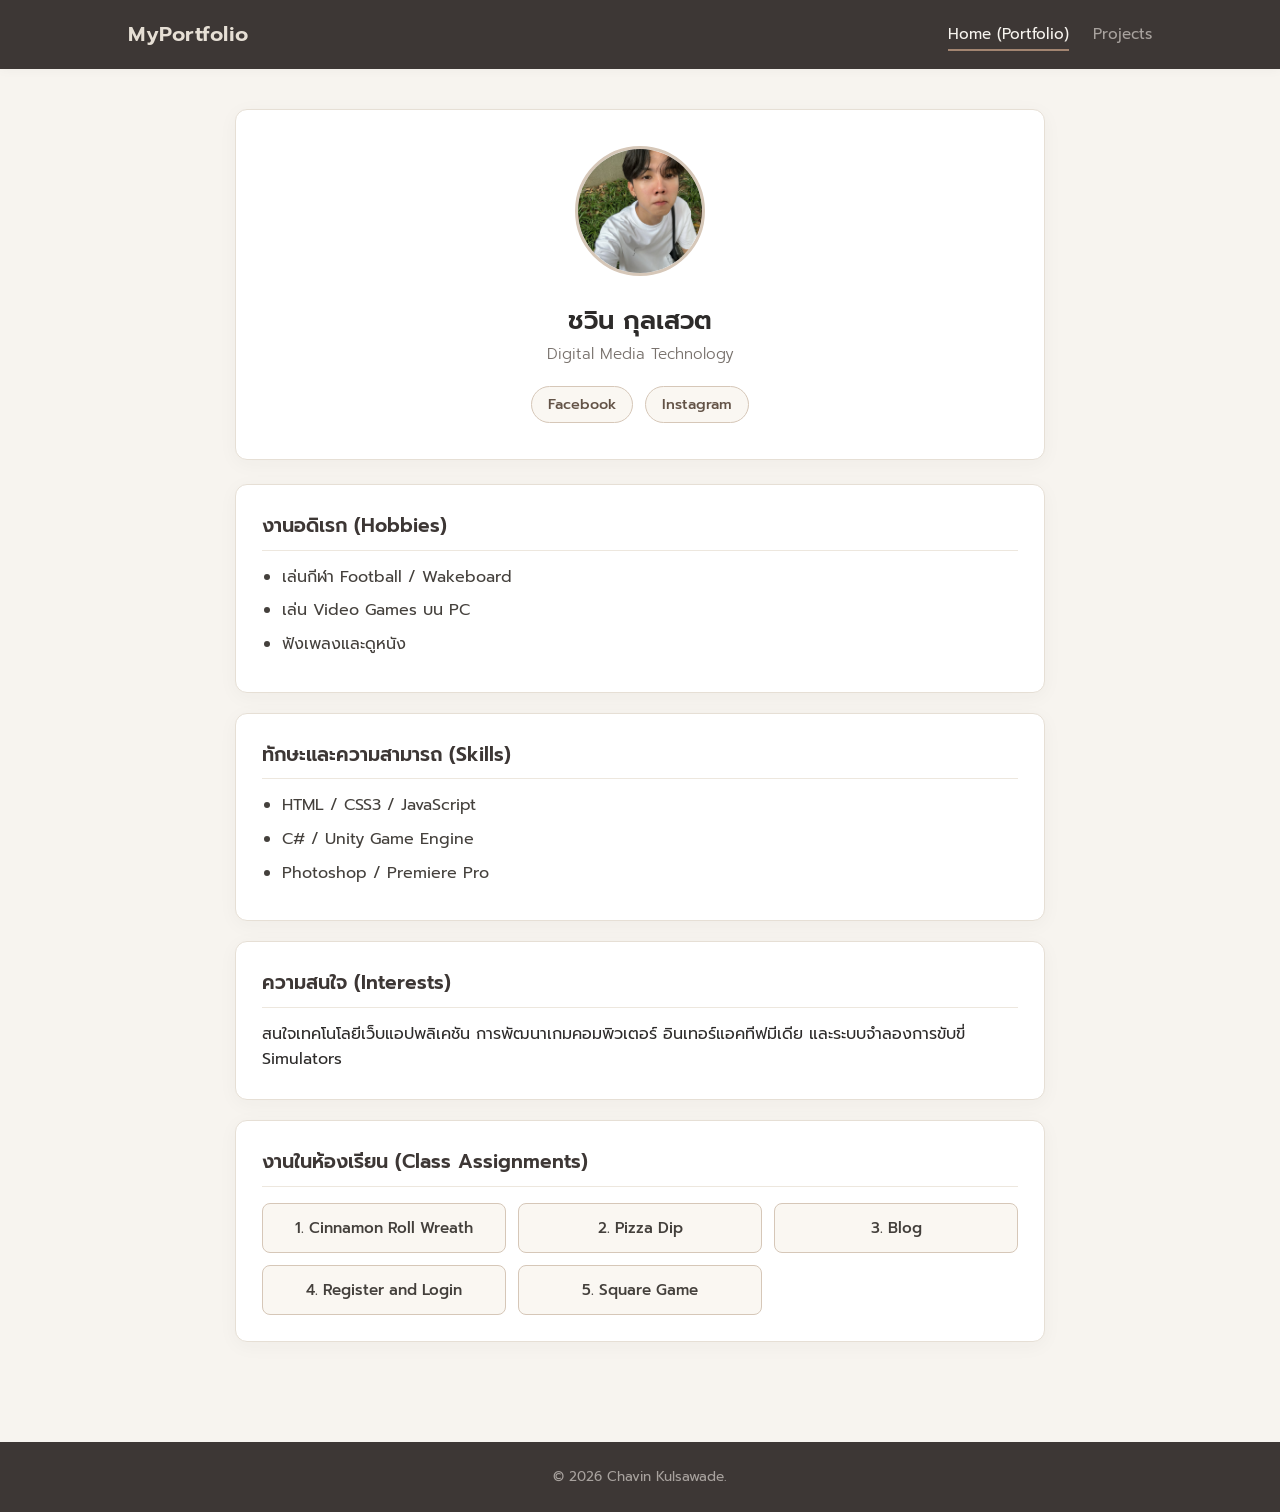
<file: index.html>
<!DOCTYPE html>
<html lang="th">
<head>
    <meta charset="UTF-8">
    <meta name="viewport" content="width=device-width, initial-scale=1.0">
    <title>My Portfolio - Chavin Kulsawade</title>
    <link rel="stylesheet" href="style.css">
</head>
<body>

    <nav class="navbar">
        <div class="logo">MyPortfolio</div>
        <ul class="nav-links">
            <li><a href="index.html" class="active">Home (Portfolio)</a></li>
            <li><a href="project.html">Projects</a></li>
        </ul>
    </nav>

    <div class="container">
        <section class="profile-card">
            <img src="profile.JPG" alt="Profile Picture" class="profile-img">
            <h1>ชวิน กุลเสวต</h1>
            <p class="subtitle">Digital Media Technology</p>
            
            <div class="social-links">
                <a href="https://www.facebook.com/chavin.kulsawade" target="_blank">Facebook</a>
                <a href="https://www.instagram.com/_cchxvin/" target="_blank">Instagram</a>
            </div>
        </section>

        <section class="info-section">
            <div class="card">
                <h2>งานอดิเรก (Hobbies)</h2>
                <ul>
                    <li>เล่นกีฬา Football / Wakeboard</li>
                    <li>เล่น Video Games บน PC</li>
                    <li>ฟังเพลงและดูหนัง</li>
                </ul>
            </div>

            <div class="card">
                <h2>ทักษะและความสามารถ (Skills)</h2>
                <ul>
                    <li>HTML / CSS3 / JavaScript</li>
                    <li>C# / Unity Game Engine</li>
                    <li>Photoshop / Premiere Pro</li>
                </ul>
            </div>

            <div class="card">
                <h2>ความสนใจ (Interests)</h2>
                <p>สนใจเทคโนโลยีเว็บแอปพลิเคชัน การพัฒนาเกมคอมพิวเตอร์ อินเทอร์แอคทีฟมีเดีย และระบบจำลองการขับขี่ Simulators</p>
            </div>
        </section>

        <section class="card assignments-section">
            <h2>งานในห้องเรียน (Class Assignments)</h2>
            <div class="assignment-grid">
                <a href="assignments/assignment3/assignment3/recipe.html" class="assignment-btn">1. Cinnamon Roll Wreath</a>
                <a href="assignments/assignment4/recipe.html" class="assignment-btn">2. Pizza Dip</a>
                <a href="assignments/assignment5/index.html" class="assignment-btn">3. Blog</a>
                <a href="assignments/assignment6/register.html" class="assignment-btn">4. Register and Login</a>
                <a href="assignments/assignment7/index.html" class="assignment-btn">5. Square Game</a>
            </div>
        </section>
    </div>

    <footer>
        <p>&copy; 2026 Chavin Kulsawade. </p>
    </footer>

    <script src="script.js"></script>
</body>
</html>
</file>
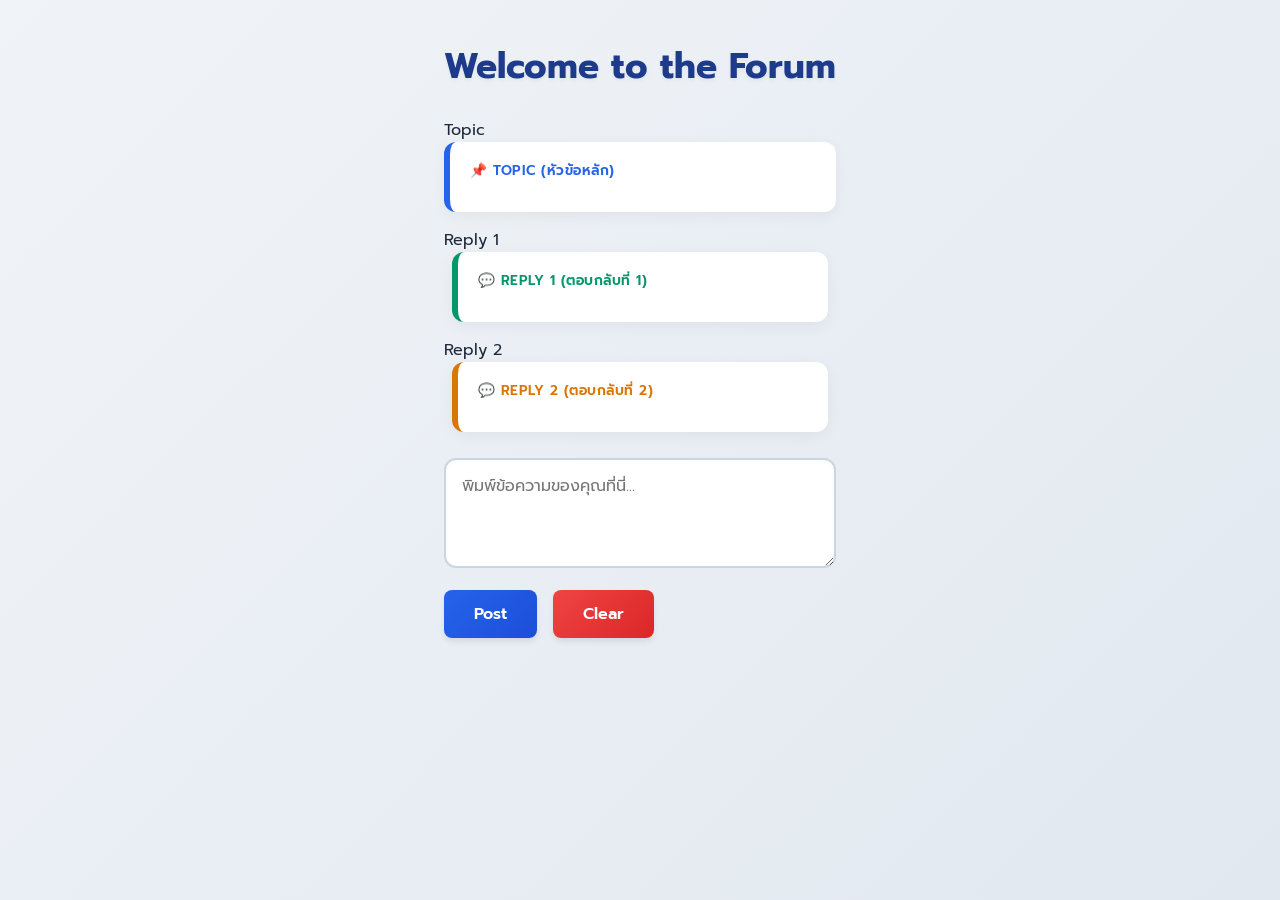
<file: assignments/assignment5/index.html>
<!DOCTYPE html>
<html>
<head>
    <meta charset='utf-8'>
    <meta http-equiv='X-UA-Compatible' content='IE=edge'>
    <title>Blogger</title>
    <meta name='viewport' content='width=device-width, initial-scale=1'>
    <link rel='stylesheet' type='text/css' media='screen' href='main.css'>
    <script src='main.js'></script>
</head>
<body>
    <div class="container">
        <h1 id="top"></h1>
        
        <div class="post-card topic-card">
            <span class="label">Topic</span>
            <div id="topic"></div>
        </div>
        
        <div class="post-card reply-card">
            <span class="label">Reply 1</span>
            <div id="reply1"></div>
        </div>
        
        <div class="post-card reply-card">
            <span class="label">Reply 2</span>
            <div id="reply2"></div>
        </div>
        
        <div class="form-group">
            <textarea name="message" id="message" placeholder="พิมพ์ข้อความของคุณที่นี่..."></textarea> 
            <div class="button-group">
                <button type="button" onclick="postFunction()">Post</button>
                <button type="button" class="btn-clear" onclick="clearFunction()">Clear</button>
            </div>
        </div>
    </div>
</body>
</html>
</file>
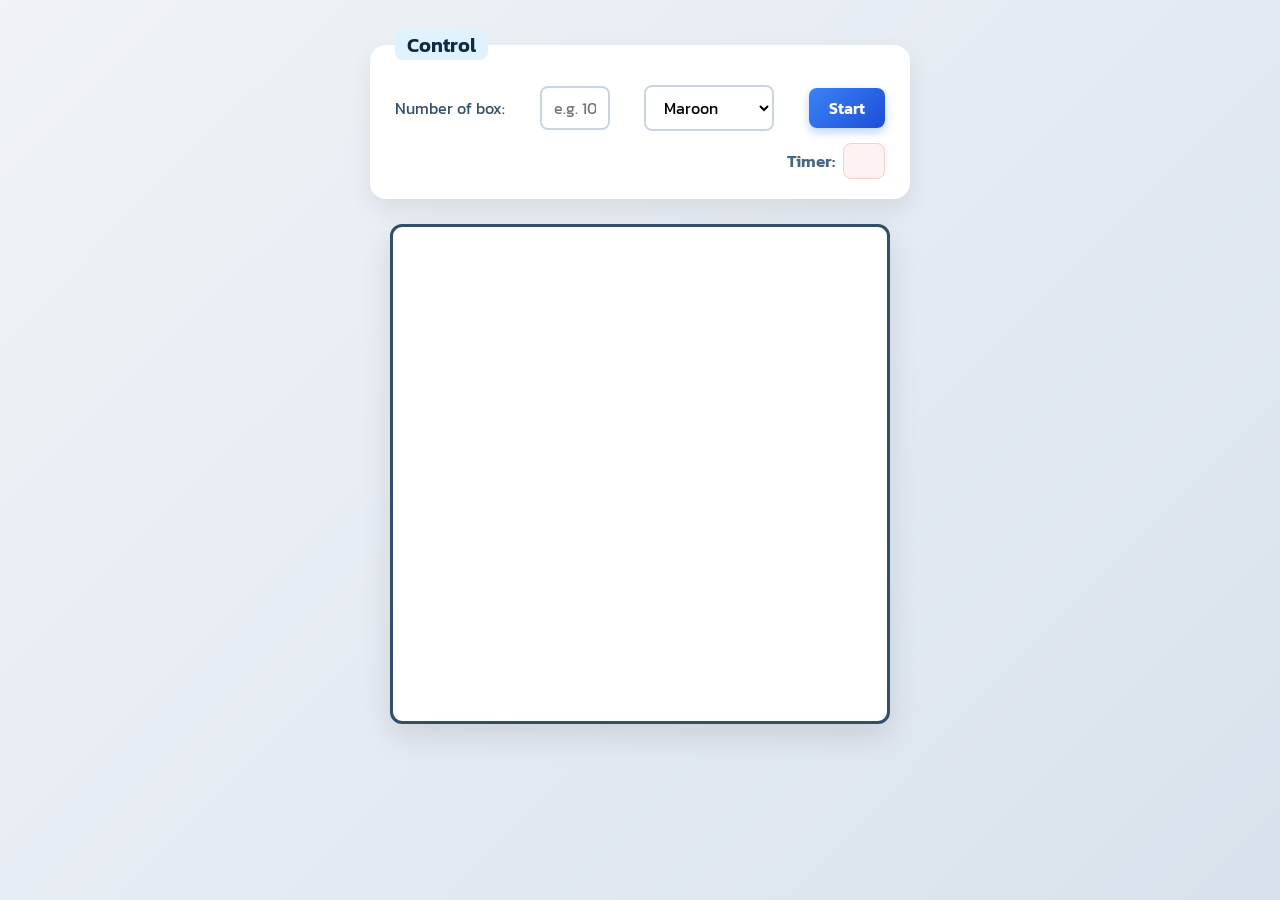
<file: assignments/assignment7/index.html>
<!DOCTYPE html>
<html lang="en">
	<head>
		<meta charset="UTF-8">
		<meta name="viewport" content="width=device-width, initial-scale=1.0">
		<title>Square game</title>
		<script type="text/javascript" src="game.js"></script>
		<link rel="stylesheet" type="text/css" href="game.css">
	</head>
	<body>
		<!-- these codes were adapted from https://courses.cs.washington.edu/courses/cse154/17sp/lecture/more-dom/code/squares.html  -->

		<fieldset>
			<legend>Control</legend>
			<label for="numbox">Number of box: </label>
			<input type="text" name="numbox" id="numbox" placeholder="e.g. 10">
			<select name="color" id="color">
				<option value="maroon">Maroon</option>
				<option value="lightgreen">Lightgreen</option>
				<option value="magenta">Magenta</option>
			</select>
			<button id="start">Start</button>
			<div id="timerClock"> Timer:
				<div id="clock"></div>
			</div>
		</fieldset>

		<div id="container">
			<div id="layer"></div>
		</div>
	
	</body>
</html>
</file>
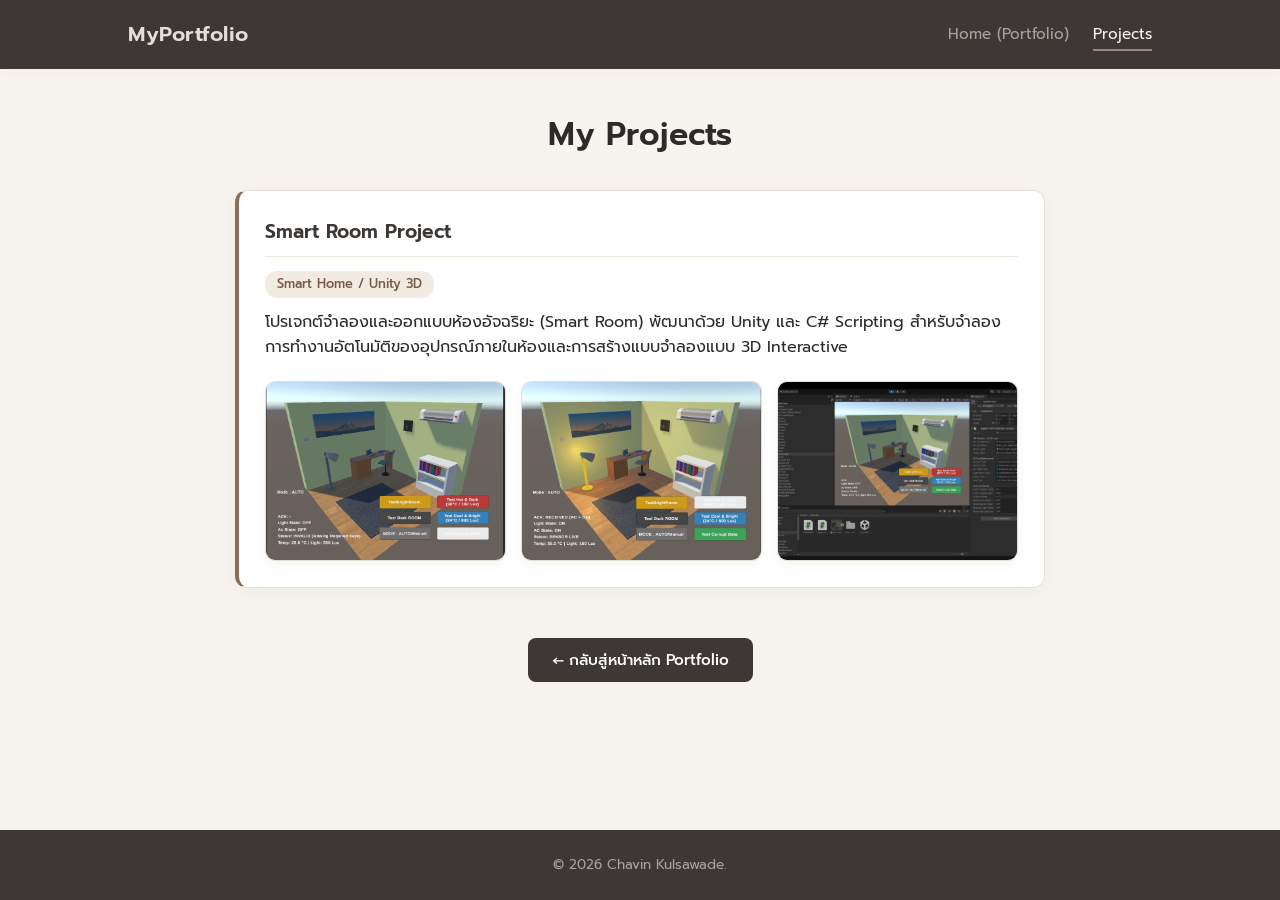
<file: project.html>
<!DOCTYPE html>
<html lang="th">
<head>
    <meta charset="UTF-8">
    <meta name="viewport" content="width=device-width, initial-scale=1.0">
    <title>Projects - Chavin Kulsawade</title>
    <link rel="stylesheet" href="style.css">
</head>
<body>

    <nav class="navbar">
        <div class="logo">MyPortfolio</div>
        <ul class="nav-links">
            <li><a href="index.html">Home (Portfolio)</a></li>
            <li><a href="project.html" class="active">Projects</a></li>
        </ul>
    </nav>

    <div class="container">
        <h1 class="page-title">My Projects</h1>

        <section class="project-grid">
            <div class="card project-card">
                <h2>Smart Room Project</h2>
                <span class="tag">Smart Home / Unity 3D</span>
                <p>โปรเจกต์จำลองและออกแบบห้องอัจฉริยะ (Smart Room) พัฒนาด้วย Unity และ C# Scripting สำหรับจำลองการทำงานอัตโนมัติของอุปกรณ์ภายในห้องและการสร้างแบบจำลองแบบ 3D Interactive</p>

                <div class="project-gallery">
                    <img src="Room1.png" alt="Smart Room View 1" onclick="openModal(this)">
                    <img src="Room2.png" alt="Smart Room View 2" onclick="openModal(this)">
                    <img src="Unity1.png" alt="Unity Development" onclick="openModal(this)">
                </div>
            </div>
        </section>

        <div style="text-align: center; margin-top: 30px;">
            <a href="index.html" class="back-btn">← กลับสู่หน้าหลัก Portfolio</a>
        </div>
    </div>

    <div id="imageModal" class="modal" onclick="closeModal()">
        <span class="close-btn" onclick="closeModal()">&times;</span>
        <img class="modal-content" id="imgFull" alt="Expanded View">
        <div id="caption"></div>
    </div>

    <footer>
        <p>&copy; 2026 Chavin Kulsawade.</p>
    </footer>

    <script src="script.js"></script>
</body>
</html>
</file>
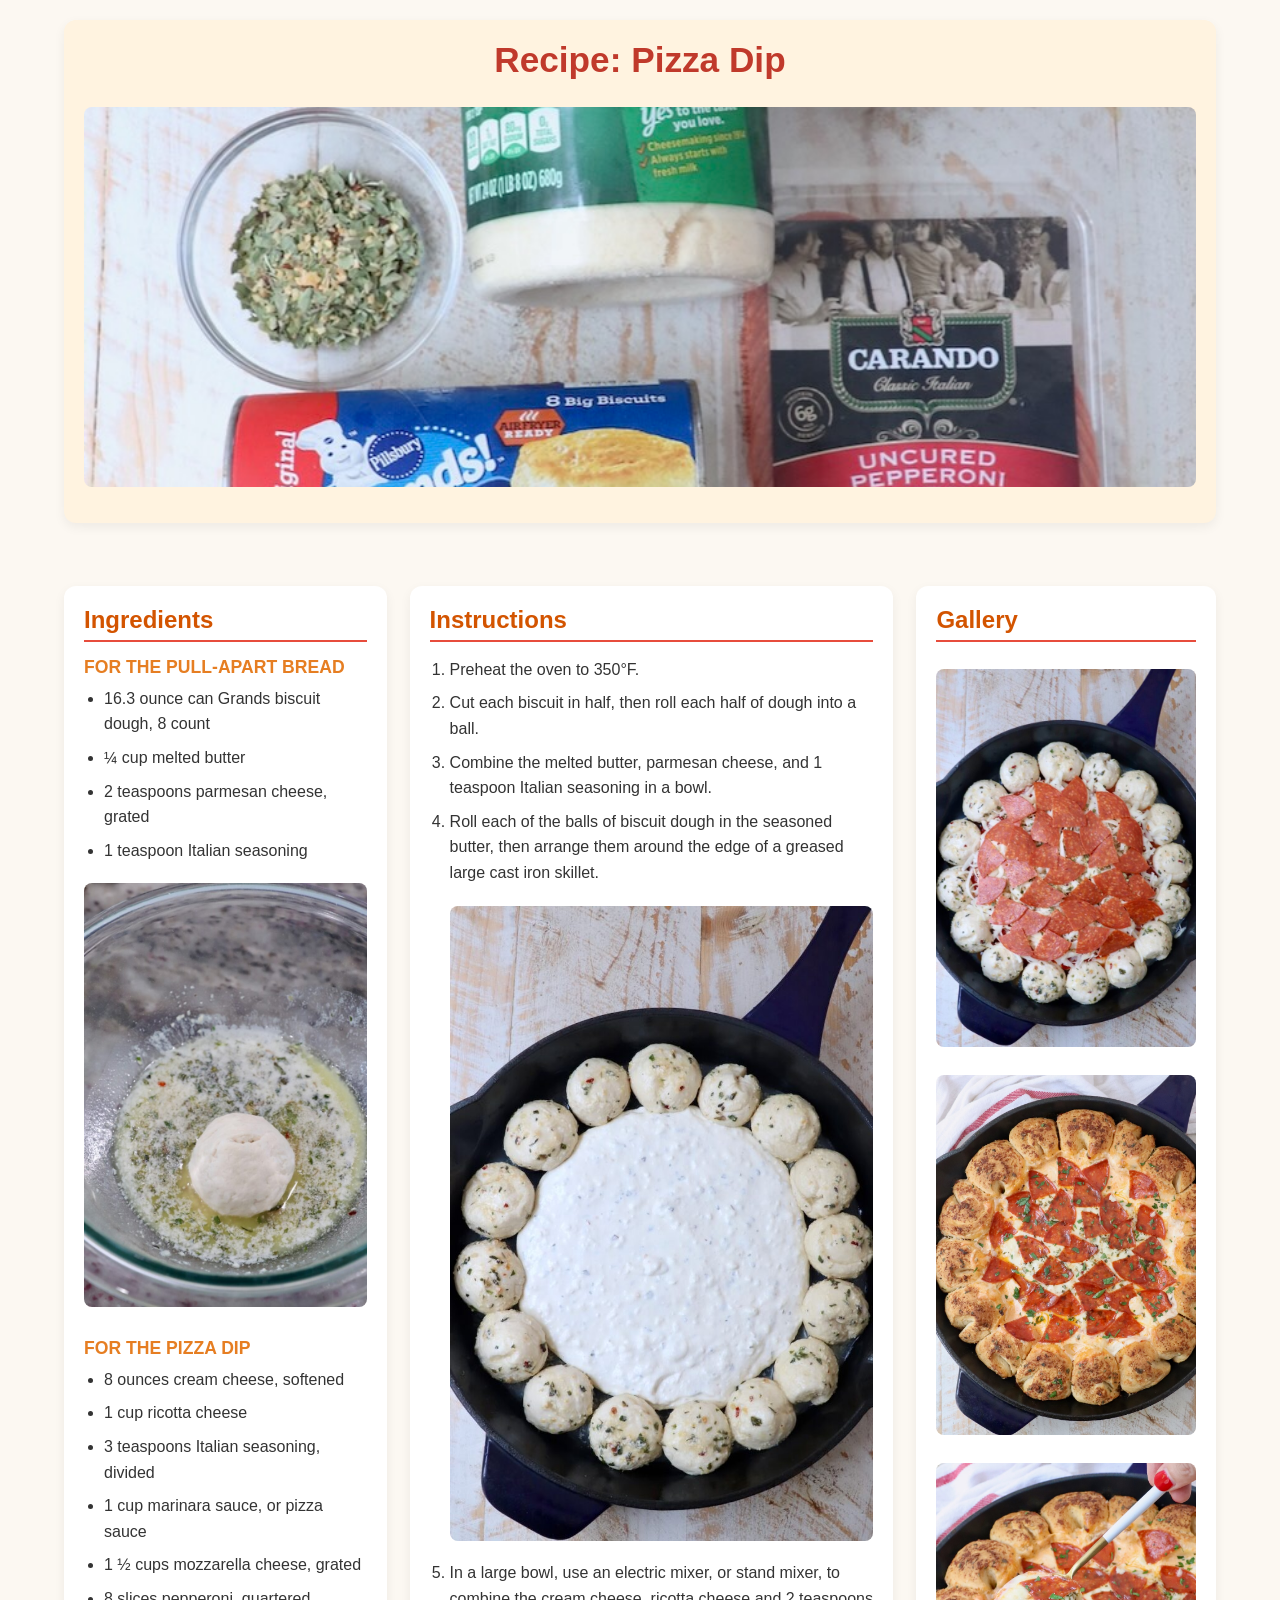
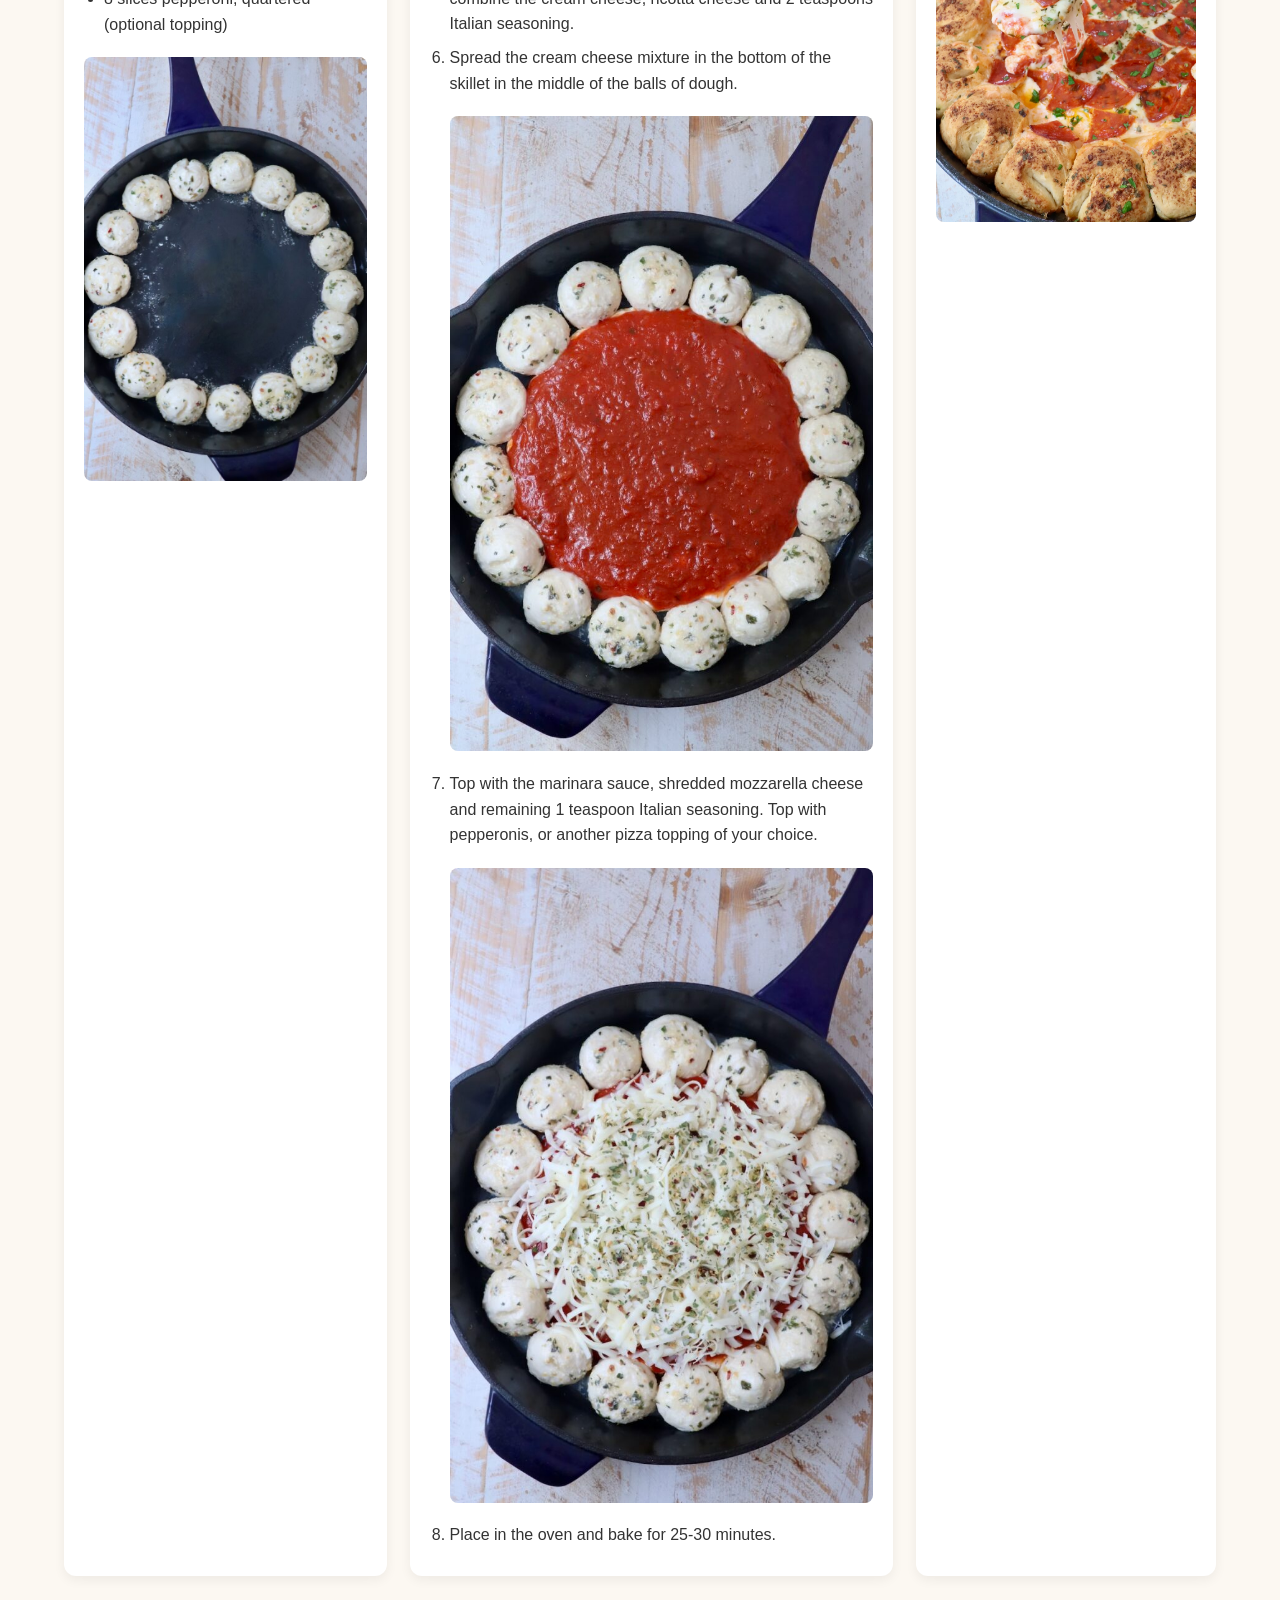
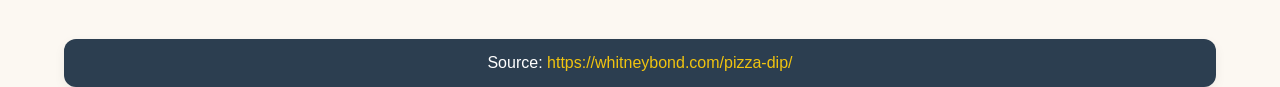
<file: assignments/assignment4/recipe.html>
<!DOCTYPE html>
<html lang="en">
<head>
    <meta charset='utf-8'>
    <meta http-equiv='X-UA-Compatible' content='IE=edge'>
    <title>Pizza Dip Recipe</title>
    <meta name='viewport' content='width=device-width, initial-scale=1'>
    <link rel='stylesheet' type='text/css' media='screen' href='main.css'>
</head>
<body>

    <div class="grid-container">
        <!-- 1. Header Section -->
        <div id="header">
            <h1>Recipe: Pizza Dip</h1>
            <img src="pic/pizza-dip-1.jpeg" alt="Pizza Dip Header" class="hero-img">
        </div>

        <!-- 2. Ingredients Section -->
        <div id="main1">
            <h2>Ingredients</h2>
            
            <h3>FOR THE PULL-APART BREAD</h3>
            <ul>
                <li>16.3 ounce can Grands biscuit dough, 8 count</li>
                <li>¼ cup melted butter</li>
                <li>2 teaspoons parmesan cheese, grated</li>
                <li>1 teaspoon Italian seasoning</li>
            </ul>
            <img src="pic/pizza-dip-2.jpeg" alt="Pull-Apart Bread Ingredients">

            <h3>FOR THE PIZZA DIP</h3>
            <ul>
                <li>8 ounces cream cheese, softened</li>
                <li>1 cup ricotta cheese</li>
                <li>3 teaspoons Italian seasoning, divided</li>
                <li>1 cup marinara sauce, or pizza sauce</li>
                <li>1 ½ cups mozzarella cheese, grated</li>
                <li>8 slices pepperoni, quartered (optional topping)</li>
            </ul>
            <img src="pic/pizza-dip-3.jpeg" alt="Pizza Dip Ingredients">
        </div>

        <!-- 3. Instructions Section -->
        <div id="main2">
            <h2>Instructions</h2>
            <ol>
                <li>Preheat the oven to 350°F.</li>
                <li>Cut each biscuit in half, then roll each half of dough into a ball.</li>
                <li>Combine the melted butter, parmesan cheese, and 1 teaspoon Italian seasoning in a bowl.</li>
                <li>Roll each of the balls of biscuit dough in the seasoned butter, then arrange them around the edge of a greased large cast iron skillet.</li>
                <img src="pic/pizza-dip-4.jpeg" alt="Step 4 - Dough setup">
                
                <li>In a large bowl, use an electric mixer, or stand mixer, to combine the cream cheese, ricotta cheese and 2 teaspoons Italian seasoning.</li>
                <li>Spread the cream cheese mixture in the bottom of the skillet in the middle of the balls of dough.</li>
                <img src="pic/pizza-dip-5.jpeg" alt="Step 6 - Mixing & Spreading">
                
                <li>Top with the marinara sauce, shredded mozzarella cheese and remaining 1 teaspoon Italian seasoning. Top with pepperonis, or another pizza topping of your choice.</li>
                <img src="pic/pizza-dip-6.jpeg" alt="Step 7 - Adding toppings">
                
                <li>Place in the oven and bake for 25-30 minutes.</li>
            </ol>
        </div>

        <!-- 4. Right Sidebar / Gallery Section -->
        <div id="right">
            <h2>Gallery</h2>
            <img src="pic/pizza-dip-7.jpeg" alt="Pizza Dip Photo 7">
            <img src="pic/pizza-dip-8.jpeg" alt="Pizza Dip Photo 8">
            <img src="pic/pizza-dip-9.jpeg" alt="Pizza Dip Photo 9">
        </div>

        <!-- 5. Footer Section -->
        <div id="footer">
            <p>Source: <a href="https://whitneybond.com/pizza-dip/" target="_blank">https://whitneybond.com/pizza-dip/</a></p>
        </div>
    </div>

</body>
</html>
</file>
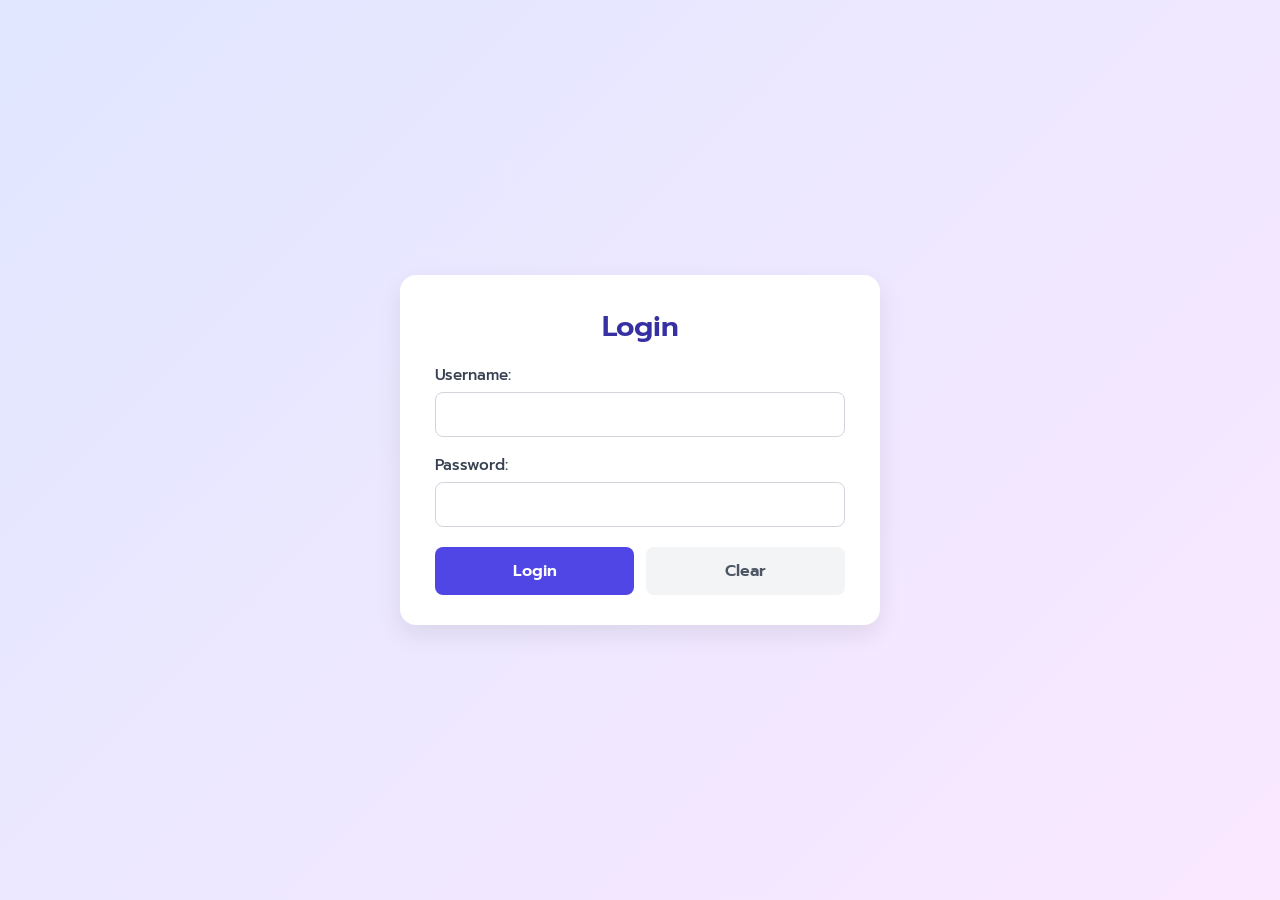
<file: assignments/assignment6/login.html>
<!DOCTYPE html>
<html>
	<head>
		<meta charset="UTF-8">
		<title>Login</title>
		<link rel="stylesheet" type="text/css" href="style.css">
		<script type="text/javascript" src="login.js"></script>
	</head>
	<body>
		<form name="myLogin" id="myLogin">
			<fieldset>
				<legend>Login</legend>

				<div class="form-group">
					<label>Username:</label>
					<input type="text" name="username" id="username" required>
				</div>

				<div class="form-group">
					<label>Password:</label>
					<input type="password" name="password" required>
				</div>

				<div class="btn-group">
					<input type="submit" value="Login" id="loginBtn">
					<input type="reset" value="Clear" id="clearBtn">
				</div>
			</fieldset>
		</form>
	</body>
</html>
</file>
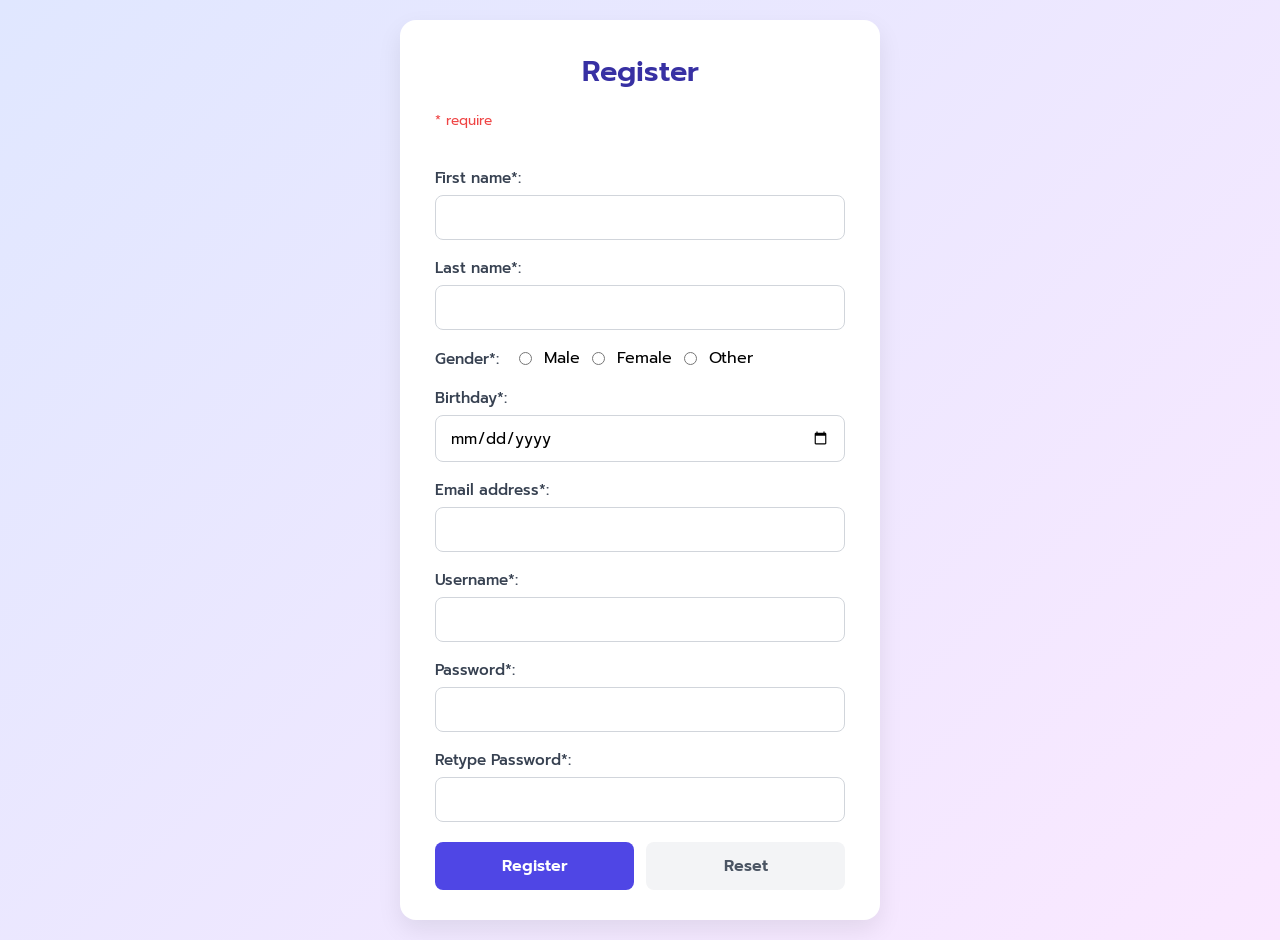
<file: assignments/assignment6/register.html>
<!DOCTYPE html>
<html>
	<head>
		<meta charset="UTF-8">
		<title>Register</title>
		<link rel="stylesheet" type="text/css" href="style.css">
		<script type="text/javascript" src="register.js"></script>
	</head>
	<body>
		<form name="myRegister" id="myRegister" action="login.html">
			<fieldset>
				<legend>Register</legend>
				<span class="require-label">* require</span> <br>
				<span id="errormsg"></span> <br>
				
				<div class="form-group">
					<label>First name*:</label>
					<input type="text" name="firstname" required>
				</div>

				<div class="form-group">
					<label>Last name*:</label>
					<input type="text" name="lastname" required>
				</div>

				<div class="form-group radio-group">
					<label>Gender*:</label>
					<input type="radio" name="gender" value="male">Male
					<input type="radio" name="gender" value="female">Female
					<input type="radio" name="gender" value="other">Other
				</div>

				<div class="form-group">
					<label>Birthday*:</label>
					<input type="date" name="bday" required>
				</div>

				<div class="form-group">
					<label>Email address*:</label>
					<input type="email" name="email" required>
				</div>

				<div class="form-group">
					<label>Username*:</label>
					<input type="text" name="username" required>
				</div>

				<div class="form-group">
					<label>Password*:</label>
					<input type="password" name="password" required>
				</div>

				<div class="form-group">
					<label>Retype Password*:</label>
					<input type="password" name="password" required>
				</div>

				<div class="btn-group">
					<input type="submit" value="Register" id="registerBtn">
					<input type="reset" value="Reset" id="resetBtn">
				</div>
			</fieldset>
		</form>
	</body>
</html>
</file>
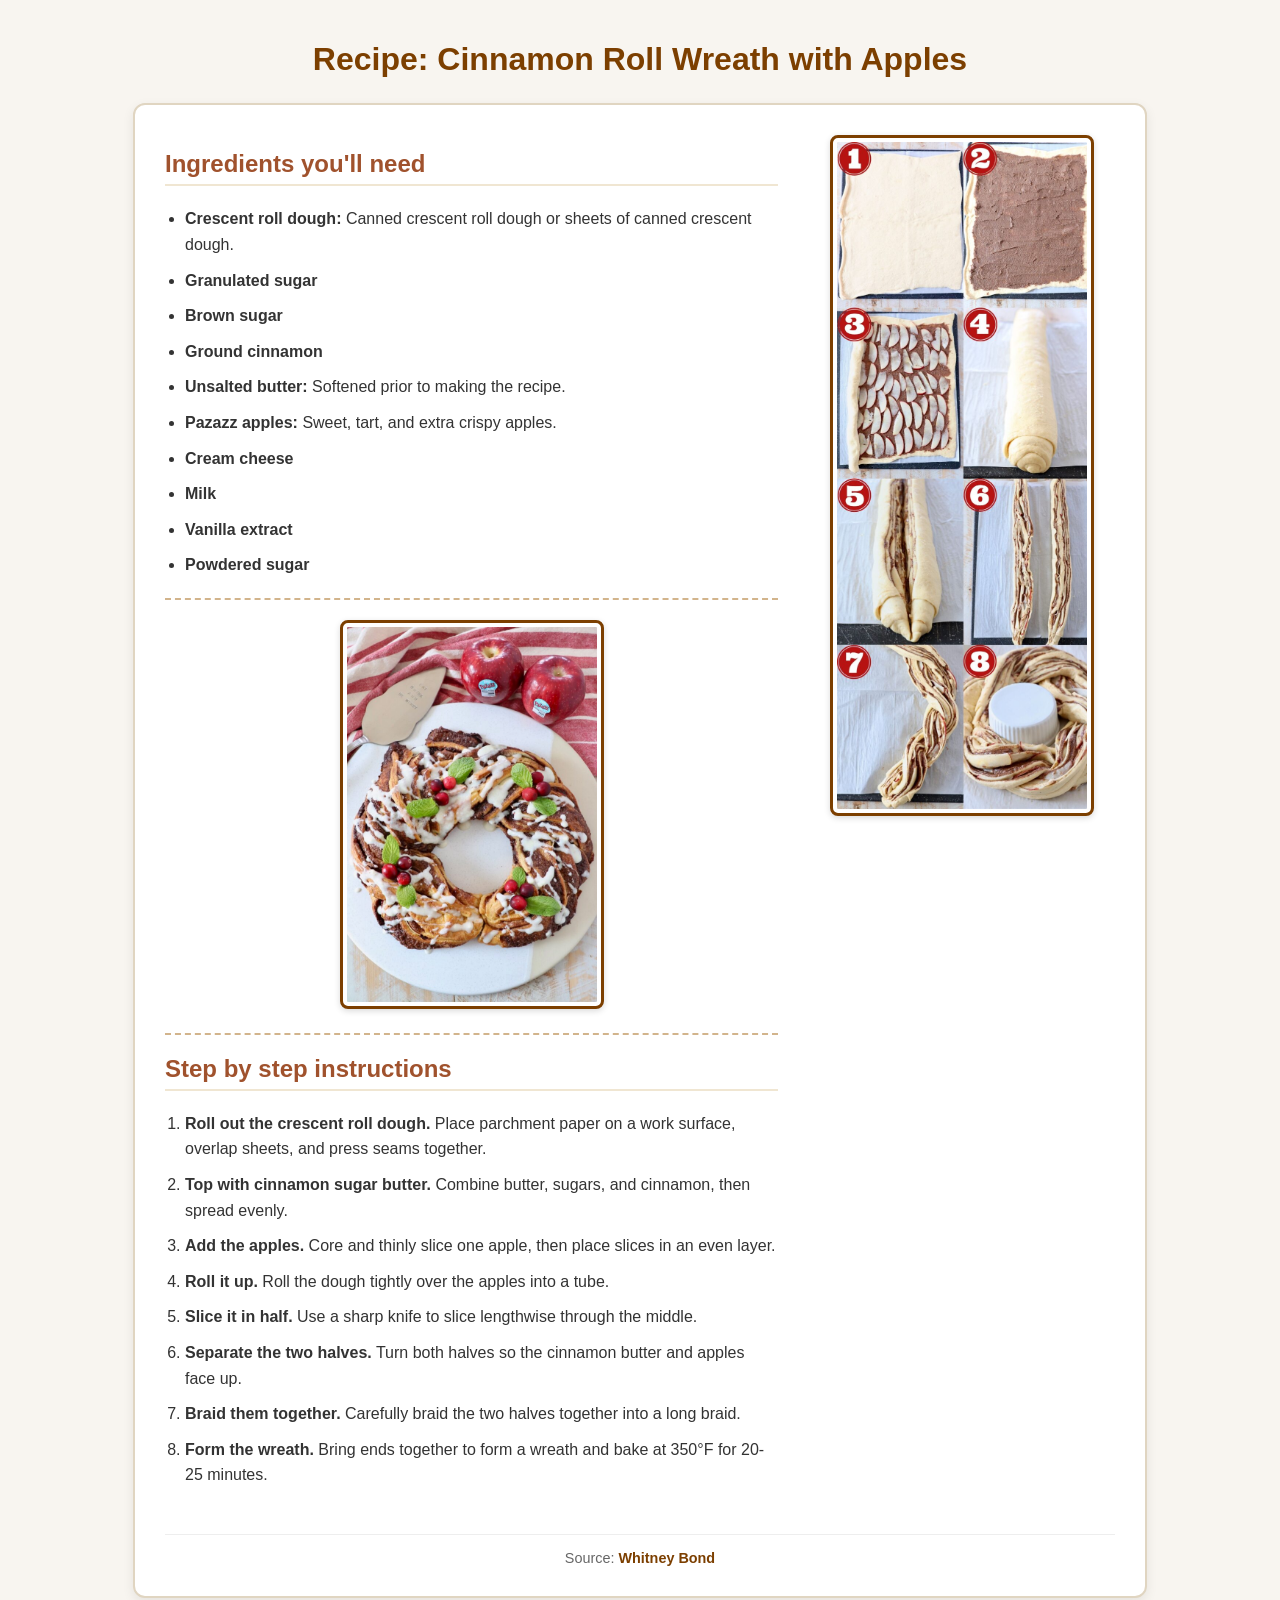
<file: assignments/assignment3/assignment3/recipe.html>
<!DOCTYPE html>
<html lang="en">
<head>
    <meta charset='utf-8'>
    <meta http-equiv='X-UA-Compatible' content='IE=edge'>
    <title>Cinnamon Roll Wreath with Apples</title>
    <meta name='viewport' content='width=device-width, initial-scale=1'>
    <link rel="stylesheet" href="style.css">
</head>
<body>

    <header class="header">
        <h1>Recipe: Cinnamon Roll Wreath with Apples</h1>
    </header>
  
    <div class="recipe-container">
        
       
        <div class="flex-layout">
            
           
            <div class="content-column">
                
                <h2>Ingredients you'll need</h2>
                <ul>
                    <li><strong>Crescent roll dough:</strong> Canned crescent roll dough or sheets of canned crescent dough.</li>
                    <li><strong>Granulated sugar</strong></li>
                    <li><strong>Brown sugar</strong></li>
                    <li><strong>Ground cinnamon</strong></li>
                    <li><strong>Unsalted butter:</strong> Softened prior to making the recipe.</li>
                    <li><strong>Pazazz apples:</strong> Sweet, tart, and extra crispy apples.</li>
                    <li><strong>Cream cheese</strong></li>
                    <li><strong>Milk</strong></li>
                    <li><strong>Vanilla extract</strong></li>
                    <li><strong>Powdered sugar</strong></li>
                </ul>

                <hr class="divider">       
                
                <div class="img-wrapper">
                    <img src="pic/cinnamon-5.jpeg" alt="Preparation Step" class="recipe-img" width="250">
                </div>
                
                <hr class="divider">

                <h2>Step by step instructions</h2>
                <ol>
                    <li><strong>Roll out the crescent roll dough.</strong> Place parchment paper on a work surface, overlap sheets, and press seams together.</li>
                    <li><strong>Top with cinnamon sugar butter.</strong> Combine butter, sugars, and cinnamon, then spread evenly.</li>
                    <li><strong>Add the apples.</strong> Core and thinly slice one apple, then place slices in an even layer.</li>
                    <li><strong>Roll it up.</strong> Roll the dough tightly over the apples into a tube.</li>
                    <li><strong>Slice it in half.</strong> Use a sharp knife to slice lengthwise through the middle.</li>
                    <li><strong>Separate the two halves.</strong> Turn both halves so the cinnamon butter and apples face up.</li>
                    <li><strong>Braid them together.</strong> Carefully braid the two halves together into a long braid.</li>
                    <li><strong>Form the wreath.</strong> Bring ends together to form a wreath and bake at 350°F for 20-25 minutes.</li>
                </ol>

            </div>

            
            <div class="image-column">
                <img src="pic/cinnamon-2.jpeg" alt="Cinnamon Roll Wreath Finished" class="recipe-img" width="250">
            </div>

        </div>
        
        <footer class="source-link">
            Source: <a href="https://whitneybond.com/cinnamon-roll-wreath/" target="_blank" >Whitney Bond</a>
        </footer>

    </div>

</body>
</html>
</file>
<file: style.css>
@import url('https://fonts.googleapis.com/css2?family=Prompt:wght@300;400;500;600&display=swap');

* {
    box-sizing: border-box;
    margin: 0;
    padding: 0;
    font-family: 'Prompt', sans-serif;
}

body {
    background-color: #f7f4ef;
    color: #2d2b2a;
    line-height: 1.6;
    display: flex;
    flex-direction: column;
    min-height: 100vh;
}

.navbar {
    background-color: #3d3735;
    color: #f7f4ef;
    display: flex;
    justify-content: space-between;
    align-items: center;
    padding: 18px 10%;
    box-shadow: 0 2px 10px rgba(0, 0, 0, 0.03);
}

.logo {
    font-size: 1.3rem;
    font-weight: 600;
    color: #e6dfd5;
    letter-spacing: 0.5px;
}

.nav-links {
    list-style: none;
    display: flex;
    gap: 24px;
}

.nav-links a {
    color: #a8a29e;
    text-decoration: none;
    font-weight: 400;
    font-size: 0.95rem;
    transition: color 0.2s ease;
}

.nav-links a:hover,
.nav-links a.active {
    color: #f7f4ef;
    border-bottom: 2px solid #a38571;
    padding-bottom: 4px;
}

.container {
    max-width: 850px;
    margin: 40px auto;
    padding: 0 20px;
    flex: 1;
}

.page-title {
    text-align: center;
    margin-bottom: 30px;
    color: #2d2b2a;
    font-weight: 600;
}

.profile-card {
    background: #ffffff;
    padding: 36px 30px;
    border-radius: 12px;
    text-align: center;
    box-shadow: 0 4px 20px rgba(61, 55, 53, 0.04);
    border: 1px solid #e6dfd5;
    margin-bottom: 24px;
}

.profile-img {
    width: 130px;
    height: 130px;
    border-radius: 50%;
    object-fit: cover;
    margin-bottom: 16px;
    border: 3px solid #d6c7b8;
}

.profile-card h1 {
    font-size: 1.6rem;
    font-weight: 600;
    color: #2d2b2a;
}

.subtitle {
    color: #78716c;
    font-size: 0.95rem;
    margin-bottom: 20px;
    font-weight: 300;
}

.social-links {
    display: flex;
    justify-content: center;
    gap: 12px;
}

.social-links a {
    color: #635347;
    text-decoration: none;
    font-weight: 500;
    font-size: 0.9rem;
    padding: 6px 16px;
    border: 1px solid #d6c7b8;
    border-radius: 20px;
    background-color: #faf7f2;
    transition: all 0.2s ease;
}

.social-links a:hover {
    background-color: #635347;
    color: #ffffff;
    border-color: #635347;
}

.card {
    background: #ffffff;
    padding: 26px;
    border-radius: 12px;
    margin-bottom: 20px;
    box-shadow: 0 4px 20px rgba(61, 55, 53, 0.04);
    border: 1px solid #e6dfd5;
}

.card h2 {
    color: #3d3735;
    font-size: 1.2rem;
    font-weight: 600;
    margin-bottom: 14px;
    border-bottom: 1px solid #ede7de;
    padding-bottom: 8px;
}

.card ul {
    padding-left: 20px;
    color: #44403c;
}

.card li {
    margin-bottom: 8px;
}

.assignment-grid {
    display: grid;
    grid-template-columns: repeat(auto-fit, minmax(200px, 1fr));
    gap: 12px;
    margin-top: 16px;
}

.assignment-btn {
    background-color: #faf7f2;
    border: 1px solid #d6c7b8;
    color: #44403c;
    text-decoration: none;
    padding: 12px 16px;
    border-radius: 8px;
    text-align: center;
    font-weight: 500;
    font-size: 0.95rem;
    transition: all 0.2s ease;
}

.assignment-btn:hover {
    background-color: #8c6d58;
    color: #ffffff;
    border-color: #8c6d58;
}

.project-grid {
    display: grid;
    gap: 20px;
}

.project-card {
    border-left: 4px solid #8c6d58;
}

.tag {
    display: inline-block;
    background-color: #f2ebe1;
    color: #785a46;
    font-size: 0.8rem;
    font-weight: 500;
    padding: 3px 12px;
    border-radius: 12px;
    margin-bottom: 12px;
}

.back-btn {
    display: inline-block;
    background-color: #3d3735;
    color: #ffffff;
    text-decoration: none;
    padding: 10px 24px;
    border-radius: 8px;
    font-weight: 500;
    font-size: 0.95rem;
    transition: background-color 0.2s ease;
}

.back-btn:hover {
    background-color: #2b2625;
}

footer {
    text-align: center;
    padding: 24px;
    background-color: #3d3735;
    color: #a8a29e;
    font-size: 0.85rem;
    margin-top: 40px;
}

.project-gallery {
    display: grid;
    grid-template-columns: repeat(auto-fit, minmax(220px, 1fr));
    gap: 15px;
    margin-top: 20px;
}

.project-gallery img {
    width: 100%;
    height: 180px;
    object-fit: cover;
    border-radius: 10px;
    border: 1px solid #e6dfd5;
    box-shadow: 0 4px 10px rgba(61, 55, 53, 0.05);
    cursor: pointer;
    transition: transform 0.2s ease, box-shadow 0.2s ease;
}

.project-gallery img:hover {
    transform: translateY(-3px);
    box-shadow: 0 8px 16px rgba(61, 55, 53, 0.1);
}

.modal {
    display: none;
    position: fixed;
    z-index: 1000;
    left: 0;
    top: 0;
    width: 100%;
    height: 100%;
    background-color: rgba(45, 43, 42, 0.88);
    justify-content: center;
    align-items: center;
    flex-direction: column;
    padding: 20px;
}

.modal-content {
    max-width: 90%;
    max-height: 80vh;
    border-radius: 10px;
    box-shadow: 0 10px 30px rgba(0, 0, 0, 0.4);
    border: 2px solid #e6dfd5;
    animation: zoomIn 0.25s ease-in-out;
}

#caption {
    margin-top: 14px;
    color: #f7f4ef;
    font-size: 1rem;
    font-weight: 400;
    text-align: center;
}

.close-btn {
    position: absolute;
    top: 20px;
    right: 35px;
    color: #f7f4ef;
    font-size: 38px;
    font-weight: 600;
    cursor: pointer;
    transition: color 0.2s ease;
}

.close-btn:hover {
    color: #d6c7b8;
}

@keyframes zoomIn {
    from { transform: scale(0.85); opacity: 0; }
    to { transform: scale(1); opacity: 1; }
}
</file>
<file: assignments/assignment5/main.css>
@import url('https://fonts.googleapis.com/css2?family=Prompt:wght@300;400;500;600;700&display=swap');


* {
    box-sizing: border-box;
    margin: 0;
    padding: 0;
    font-family: 'Prompt', 'Segoe UI', Tahoma, sans-serif;
}


body {
    background: linear-gradient(135deg, #f0f4f8 0%, #e2e8f0 100%);
    color: #1e293b;
    min-height: 100vh;
    padding: 40px 20px;
    display: flex;
    flex-direction: column;
    align-items: center;
}


#top {
    text-align: center;
    color: #1e3a8a;
    font-size: 2.2rem;
    font-weight: 700;
    margin-bottom: 25px;
    text-shadow: 0 2px 4px rgba(0, 0, 0, 0.05);
}


hr {
    display: none;
}


#topic, #reply1, #reply2 {
    width: 100%;
    max-width: 600px;
    background-color: #ffffff;
    border-radius: 12px;
    padding: 18px 20px;
    margin-bottom: 16px;
    box-shadow: 0 4px 15px rgba(0, 0, 0, 0.05);
    min-height: 70px;
    transition: all 0.3s ease;
    word-wrap: break-word;
    font-size: 1rem;
    line-height: 1.6;
    color: #334155;
    position: relative;
}


#topic:hover, #reply1:hover, #reply2:hover {
    transform: translateY(-2px);
    box-shadow: 0 6px 20px rgba(0, 0, 0, 0.08);
}


#topic {
    border-left: 6px solid #2563eb;
}
#topic::before {
    content: "📌 Topic (หัวข้อหลัก)";
    display: block;
    font-size: 0.85rem;
    font-weight: 600;
    color: #2563eb;
    margin-bottom: 8px;
    text-transform: uppercase;
    letter-spacing: 0.5px;
}


#reply1 {
    border-left: 6px solid #059669;
    width: 96%;
    margin-left: auto;
    margin-right: auto;
}
#reply1::before {
    content: "💬 Reply 1 (ตอบกลับที่ 1)";
    display: block;
    font-size: 0.85rem;
    font-weight: 600;
    color: #059669;
    margin-bottom: 8px;
    text-transform: uppercase;
    letter-spacing: 0.5px;
}


#reply2 {
    border-left: 6px solid #d97706;
    width: 96%;
    margin-left: auto;
    margin-right: auto;
}
#reply2::before {
    content: "💬 Reply 2 (ตอบกลับที่ 2)";
    display: block;
    font-size: 0.85rem;
    font-weight: 600;
    color: #d97706;
    margin-bottom: 8px;
    text-transform: uppercase;
    letter-spacing: 0.5px;
}

textarea#message {
    width: 100%;
    max-width: 600px;
    height: 110px;
    padding: 14px 16px;
    border: 2px solid #cbd5e1;
    border-radius: 12px;
    font-size: 1rem;
    color: #1e293b;
    background-color: #ffffff;
    resize: vertical;
    outline: none;
    margin-top: 10px;
    margin-bottom: 15px;
    box-shadow: inset 0 2px 4px rgba(0, 0, 0, 0.02);
    transition: border-color 0.2s ease, box-shadow 0.2s ease;
}


textarea#message:focus {
    border-color: #2563eb;
    box-shadow: 0 0 0 4px rgba(37, 99, 235, 0.15);
}


button {
    padding: 12px 30px;
    font-size: 1rem;
    font-weight: 600;
    border: none;
    border-radius: 8px;
    cursor: pointer;
    transition: all 0.2s ease;
    margin-right: 10px;
    margin-bottom: 10px;
    box-shadow: 0 4px 6px -1px rgba(0, 0, 0, 0.1);
}


button:nth-of-type(1) {
    background: linear-gradient(135deg, #2563eb 0%, #1d4ed8 100%);
    color: #ffffff;
}

button:nth-of-type(1):hover {
    background: linear-gradient(135deg, #1d4ed8 0%, #1e40af 100%);
    transform: translateY(-2px);
    box-shadow: 0 6px 12px -2px rgba(37, 99, 235, 0.3);
}

button:nth-of-type(1):active {
    transform: translateY(0);
}


button:nth-of-type(2) {
    background: linear-gradient(135deg, #ef4444 0%, #dc2626 100%);
    color: #ffffff;
}

button:nth-of-type(2):hover {
    background: linear-gradient(135deg, #dc2626 0%, #b91c1c 100%);
    transform: translateY(-2px);
    box-shadow: 0 6px 12px -2px rgba(239, 68, 68, 0.3);
}

button:nth-of-type(2):active {
    transform: translateY(0);
}

/* Responsive สำหรับหน้าจอมือถือ */
@media (max-width: 480px) {
    body {
        padding: 20px 12px;
    }
    
    #top {
        font-size: 1.75rem;
    }
    
    #reply1, #reply2 {
        width: 100%;
    }
    
    button {
        width: 100%;
        margin-right: 0;
    }
}
</file>
<file: assignments/assignment7/game.css>
/* =============================================================================
   MDT312 Assignment 7: Square Game Styling
   ตกแต่งให้สวยงาม สะอาดตา และ User-Friendly ตามเกณฑ์การให้คะแนน
   ============================================================================= */

@import url('https://fonts.googleapis.com/css2?family=Kanit:wght@300;400;600&display=swap');

* {
    box-sizing: border-box;
    margin: 0;
    padding: 0;
}

body {
    font-family: 'Kanit', sans-serif;
    background: linear-gradient(135deg, #f0f4f8 0%, #d9e2ec 100%);
    min-height: 100vh;
    padding: 30px 15px;
    color: #334e68;
    display: flex;
    flex-direction: column;
    align-items: center;
}

/* Control Panel */
fieldset {
    width: 100%;
    max-width: 540px;
    background: #ffffff;
    border: none;
    border-radius: 16px;
    box-shadow: 0 10px 25px rgba(0, 0, 0, 0.08);
    padding: 20px 25px;
    display: flex;
    flex-wrap: wrap;
    align-items: center;
    justify-content: space-between;
    gap: 12px;
}

legend {
    font-weight: 600;
    font-size: 1.25rem;
    color: #102a43;
    padding: 0 12px;
    background: #e0f2fe;
    border-radius: 8px;
    margin-bottom: 5px;
}

input[type="text"] {
    width: 70px;
    padding: 8px 12px;
    border: 2px solid #cbd5e1;
    border-radius: 8px;
    font-size: 1rem;
    font-family: inherit;
    text-align: center;
    outline: none;
    transition: border-color 0.2s;
}

input[type="text"]:focus {
    border-color: #3b82f6;
}

select {
    padding: 8px 14px;
    border: 2px solid #cbd5e1;
    border-radius: 8px;
    font-size: 1rem;
    font-family: inherit;
    background-color: white;
    cursor: pointer;
    outline: none;
}

button#start {
    padding: 8px 20px;
    background: linear-gradient(135deg, #3b82f6 0%, #1d4ed8 100%);
    color: white;
    border: none;
    border-radius: 8px;
    font-size: 1rem;
    font-weight: 600;
    font-family: inherit;
    cursor: pointer;
    box-shadow: 0 4px 10px rgba(59, 130, 246, 0.35);
    transition: transform 0.15s ease, box-shadow 0.15s ease;
}

button#start:hover {
    transform: translateY(-2px);
    box-shadow: 0 6px 14px rgba(59, 130, 246, 0.45);
}

button#start:active {
    transform: translateY(0);
}

/* Timer Display */
#timerClock {
    display: flex;
    align-items: center;
    gap: 8px;
    font-weight: 600;
    font-size: 1.05rem;
    color: #486581;
    margin-left: auto;
}

#clock {
    display: inline-flex;
    align-items: center;
    justify-content: center;
    min-width: 42px;
    height: 36px;
    background: #fef2f2;
    color: #dc2626;
    font-weight: 700;
    font-size: 1.15rem;
    border-radius: 8px;
    border: 1px solid #fecaca;
    padding: 0 8px;
}

/* Play Area Container */
#container {
    margin-top: 25px;
    display: flex;
    justify-content: center;
    width: 100%;
}

#layer {
    position: relative;
    width: 500px;
    height: 500px;
    background-color: #ffffff;
    border: 3px solid #334e68;
    border-radius: 12px;
    box-shadow: 0 12px 30px rgba(0, 0, 0, 0.1);
    overflow: hidden;
}

/* Square Elements */
.square {
    position: absolute;
    width: 25px;
    height: 25px;
    border: 2px solid rgba(0, 0, 0, 0.4);
    border-radius: 5px;
    cursor: pointer;
    box-shadow: 0 2px 5px rgba(0, 0, 0, 0.2);
    transition: transform 0.1s ease, filter 0.1s ease;
}

.square:hover {
    transform: scale(1.25);
    filter: brightness(1.15);
    z-index: 10;
}

/* Colors */
.maroon {
    background-color: #991b1b;
}

.lightgreen {
    background-color: #22c55e;
}

.magenta {
    background-color: #d946ef;
}
</file>
<file: assignments/assignment4/main.css>
/* Reset & Base Styles */
* {
    box-sizing: border-box;
    margin: 0;
    padding: 0;
}

body {
    font-family: 'Segoe UI', Tahoma, Geneva, Verdana, sans-serif;
    background-color: #fcf8f2;
    color: #333333;
    padding: 20px 0;
}

/* ==========================================
   Grid Container Layout (Desktop Default)
   ========================================== */
.grid-container {
    width: 90%; /* กำหนด width เป็น percent ตามโจทย์ */
    margin: 0 auto;
    display: grid;
    grid-template-columns: 28% 42% 26%; /* กำหนดความกว้างคอลัมน์เป็น percent */
    gap: 2%;
}

/* Styling หน้าตาของแต่ละบล็อก */
.grid-container > div {
    background-color: #ffffff;
    border-radius: 12px;
    padding: 20px;
    box-shadow: 0 4px 12px rgba(0, 0, 0, 0.06);
}

/* รูปภาพภายในบล็อก */
img {
    width: 100%; /* กำหนด width เป็น percent */
    height: auto;
    border-radius: 8px;
    margin: 12px 0;
    object-fit: cover;
}

/* Header & Fonts */
h1 {
    color: #c0392b;
    font-size: 2.2rem;
    margin-bottom: 15px;
}

h2 {
    color: #d35400;
    font-size: 1.5rem;
    border-bottom: 2px solid #e74c3c;
    padding-bottom: 6px;
    margin-bottom: 15px;
}

h3 {
    color: #e67e22;
    font-size: 1.1rem;
    margin-top: 15px;
    margin-bottom: 8px;
}

ul, ol {
    padding-left: 20px;
    line-height: 1.6;
}

li {
    margin-bottom: 8px;
}

/* Grid Specific Items Setup */
#header {
    grid-column: 1 / -1; /* ให้ Header ขยายเต็มทุกคอลัมน์ */
    text-align: center;
    background-color: #fff3e0;
}

#header .hero-img {
    max-height: 380px;
    object-fit: cover;
}

#main1 {
    /* ส่วน Ingredients */
    background-color: #ffffff;
}

#main2 {
    /* ส่วน Instructions */
    background-color: #ffffff;
}

#right {
    /* ส่วน Gallery */
    background-color: #ffffff;
}

#footer {
    grid-column: 1 / -1; /* ให้ Footer ขยายเต็มทุกคอลัมน์ */
    text-align: center;
    background-color: #2c3e50;
    color: #ffffff;
    padding: 15px;
}

#footer a {
    color: #f1c40f;
    text-decoration: none;
}

#footer a:hover {
    text-decoration: underline;
}

/* ==========================================
   Media Query 1: Tablet (<= 768px)
   ========================================== */
@media only screen and (max-width: 768px) {
    .grid-container {
        width: 95%; /* กำหนด width เป็น percent */
        grid-template-columns: 49% 49%;
        gap: 2%;
    }

    #header {
        grid-column: 1 / -1;
    }

    #main1 {
        grid-column: 1 / 2;
    }

    #main2 {
        grid-column: 2 / 3;
    }

    #right {
        grid-column: 1 / -1;
        display: grid;
        grid-template-columns: repeat(3, 1fr);
        gap: 10px;
    }

    #right h2 {
        grid-column: 1 / -1;
    }

    #footer {
        grid-column: 1 / -1;
    }
}

/* ==========================================
   Media Query 2: Mobile (<= 480px)
   ========================================== */
@media only screen and (max-width: 480px) {
    .grid-container {
        width: 98%; /* กำหนด width เป็น percent */
        grid-template-columns: 100%;
        gap: 15px;
    }

    #header, #main1, #main2, #right, #footer {
        grid-column: 1 / 2;
    }

    #right {
        grid-template-columns: 100%;
    }

    h1 {
        font-size: 1.6rem;
    }

    h2 {
        font-size: 1.2rem;
    }
}
</file>
<file: assignments/assignment6/style.css>
@import url('https://fonts.googleapis.com/css2?family=Prompt:wght@300;400;500;600&display=swap');

* {
    box-sizing: border-box;
    margin: 0;
    padding: 0;
    font-family: 'Prompt', sans-serif;
}

body {
    background: linear-gradient(135deg, #e0e7ff 0%, #fae8ff 100%);
    min-height: 100vh;
    display: flex;
    justify-content: center;
    align-items: center;
    padding: 20px;
}

form {
    background: #ffffff;
    padding: 30px 35px;
    border-radius: 16px;
    box-shadow: 0 10px 25px rgba(0, 0, 0, 0.08);
    width: 100%;
    max-width: 480px;
}

fieldset {
    border: none;
    padding: 0;
    margin: 0;
}

legend {
    font-size: 1.8rem;
    font-weight: 600;
    color: #3730a3;
    margin-bottom: 15px;
    text-align: center;
    width: 100%;
}

.require-label {
    font-size: 0.85rem;
    color: #ef4444;
}

#errormsg {
    font-size: 0.9rem;
    font-weight: 500;
    display: block;
    margin-top: 5px;
    margin-bottom: 10px;
}

.form-group {
    margin-bottom: 16px;
    display: flex;
    flex-direction: column;
}

.form-group label {
    font-size: 0.95rem;
    color: #374151;
    margin-bottom: 6px;
    font-weight: 500;
}

input[type="text"],
input[type="password"],
input[type="email"],
input[type="date"] {
    width: 100%;
    padding: 10px 14px;
    border: 1.5px solid #d1d5db;
    border-radius: 8px;
    font-size: 0.95rem;
    outline: none;
    transition: all 0.2s ease;
}

input[type="text"]:focus,
input[type="password"]:focus,
input[type="email"]:focus,
input[type="date"]:focus {
    border-color: #6366f1;
    box-shadow: 0 0 0 3px rgba(99, 102, 241, 0.2);
}

.radio-group {
    flex-direction: row;
    align-items: center;
    gap: 12px;
}

.radio-group label {
    margin-bottom: 0;
    margin-right: 8px;
}

.radio-group input[type="radio"] {
    accent-color: #6366f1;
    cursor: pointer;
}

.btn-group {
    display: flex;
    gap: 12px;
    margin-top: 20px;
}

input[type="submit"],
input[type="reset"] {
    flex: 1;
    padding: 12px;
    border: none;
    border-radius: 8px;
    font-size: 1rem;
    font-weight: 600;
    cursor: pointer;
    transition: all 0.2s ease;
}

input[type="submit"] {
    background-color: #4f46e5;
    color: #ffffff;
}

input[type="submit"]:hover {
    background-color: #4338ca;
    transform: translateY(-1px);
}

input[type="reset"] {
    background-color: #f3f4f6;
    color: #4b5563;
}

input[type="reset"]:hover {
    background-color: #e5e7eb;
}
</file>
<file: assignments/assignment3/assignment3/style.css>
/* 1. Basic Setup & Fonts */
body {
    font-family: 'Segoe UI', Tahoma, Geneva, Verdana, sans-serif;
    background-color: #f8f5f0;
    color: #333333;
    margin: 0;
    padding: 20px;
    display: flex;
    flex-direction: column;
    align-items: center;
}

/* 2. Header & Text Alignment */
.header h1 {
    text-align: center;
    color: #7c3f00;
    margin-bottom: 25px;
}

/* 3. Main Container (Box Model) */
.recipe-container {
    width: 100%;
    max-width: 950px;
    margin: 0 auto;
    padding: 30px;
    background-color: #ffffff;
    border: 2px solid #e0d5c1;
    border-radius: 12px;
    box-shadow: 0 4px 12px rgba(0, 0, 0, 0.08);
}

/* 4. Flexbox Layout */
.flex-layout {
    display: flex;
    gap: 30px;
    flex-wrap: wrap;
}

.content-column {
    flex: 2;
    min-width: 300px;
}

.image-column {
    flex: 1;
    display: flex;
    flex-direction: column;
    align-items: center;
    min-width: 220px;
}

/* 5. Image & Box Model Styling */
.img-wrapper {
    text-align: center;
}

.recipe-img {
    width: 100%;
    max-width: 250px;
    height: auto;
    border: 3px solid #7c3f00;
    border-radius: 8px;
    padding: 4px;
    background-color: #ffffff;
    box-shadow: 0 2px 6px rgba(0, 0, 0, 0.15);
}

/* 6. Text & List Formatting */
h2 {
    color: #a0522d;
    border-bottom: 2px solid #f0e6d2;
    padding-bottom: 6px;
    margin-top: 15px;
}

ul, ol {
    padding-left: 20px;
    line-height: 1.6;
}

li {
    margin-bottom: 10px;
}

/* 7. Divider (<hr>) Styling */
.divider {
    border: none;
    border-top: 2px dashed #d2b48c;
    margin: 20px 0;
}

/* 8. Footer */
.source-link {
    text-align: center;
    margin-top: 30px;
    padding-top: 15px;
    border-top: 1px solid #eee;
    font-size: 0.9em;
    color: #666;
}

.source-link a {
    color: #7c3f00;
    text-decoration: none;
    font-weight: bold;
}

.source-link a:hover {
    text-decoration: underline;
}
</file>
